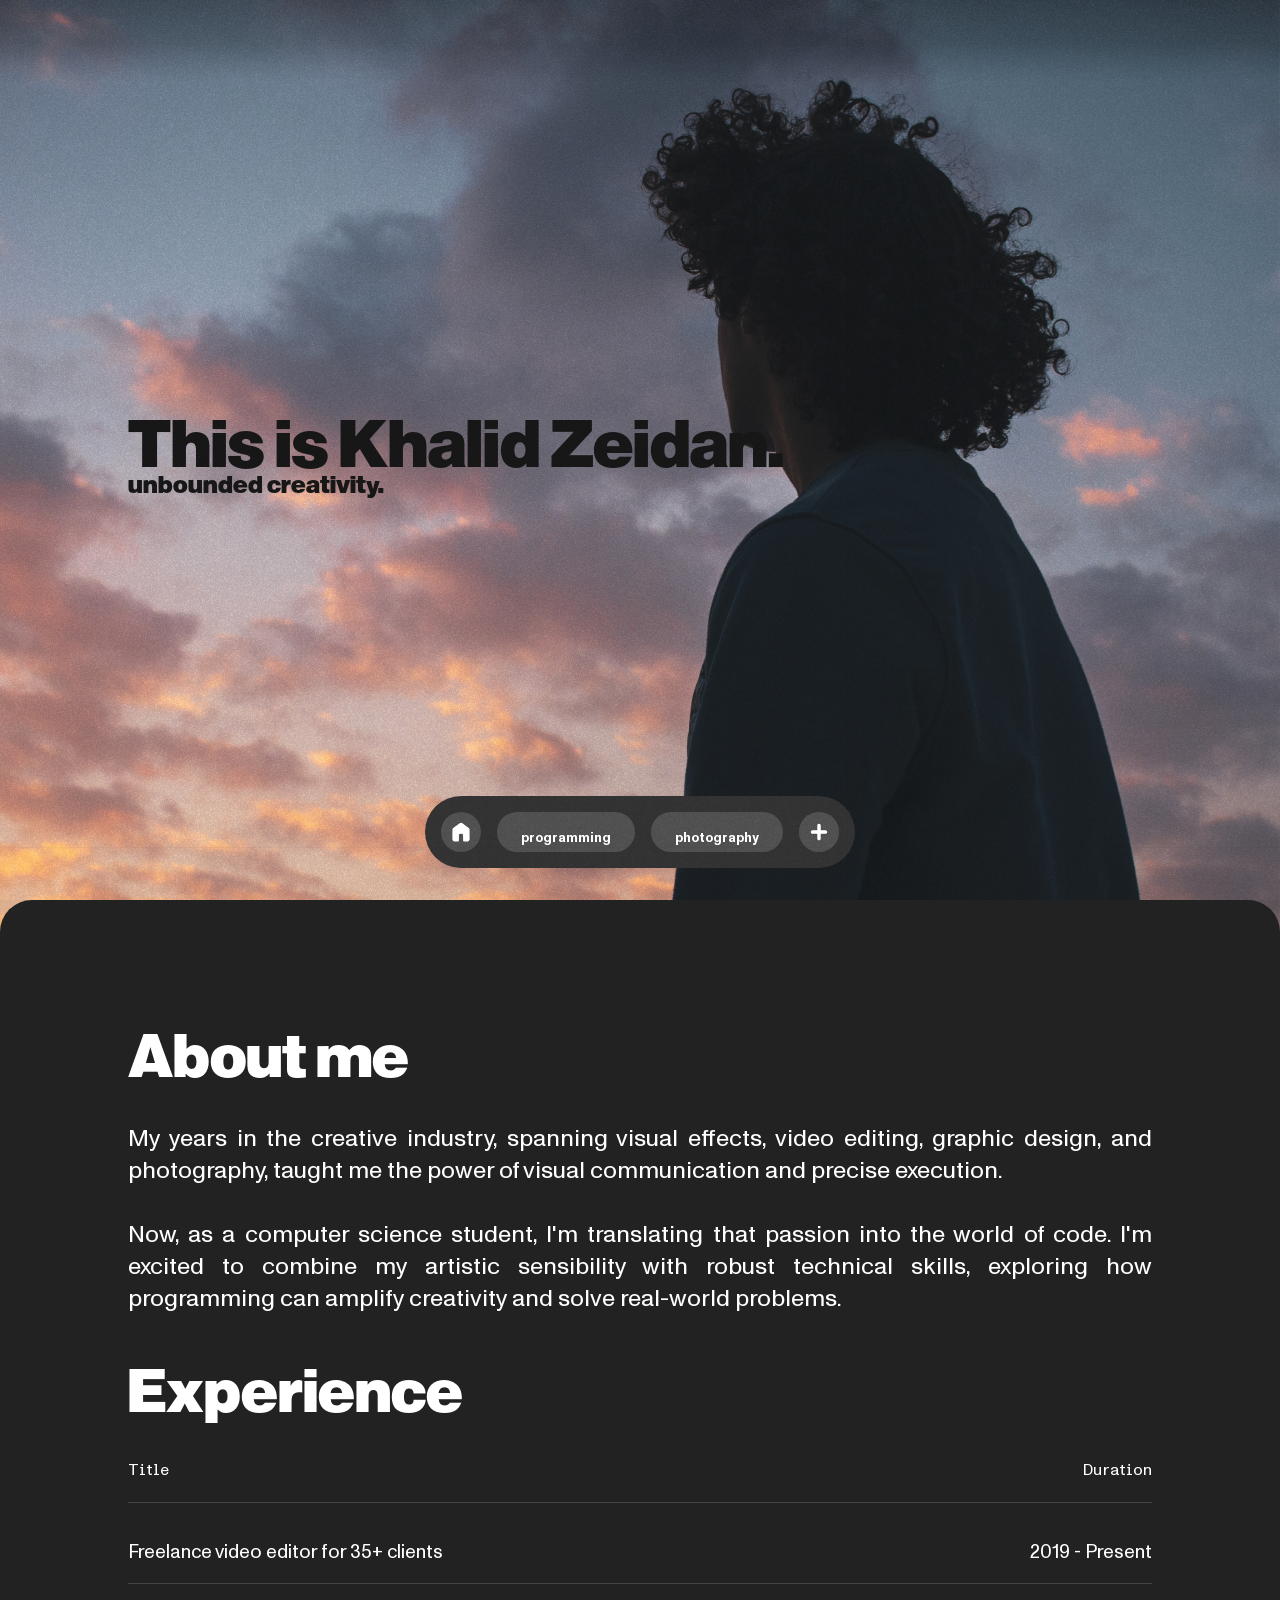
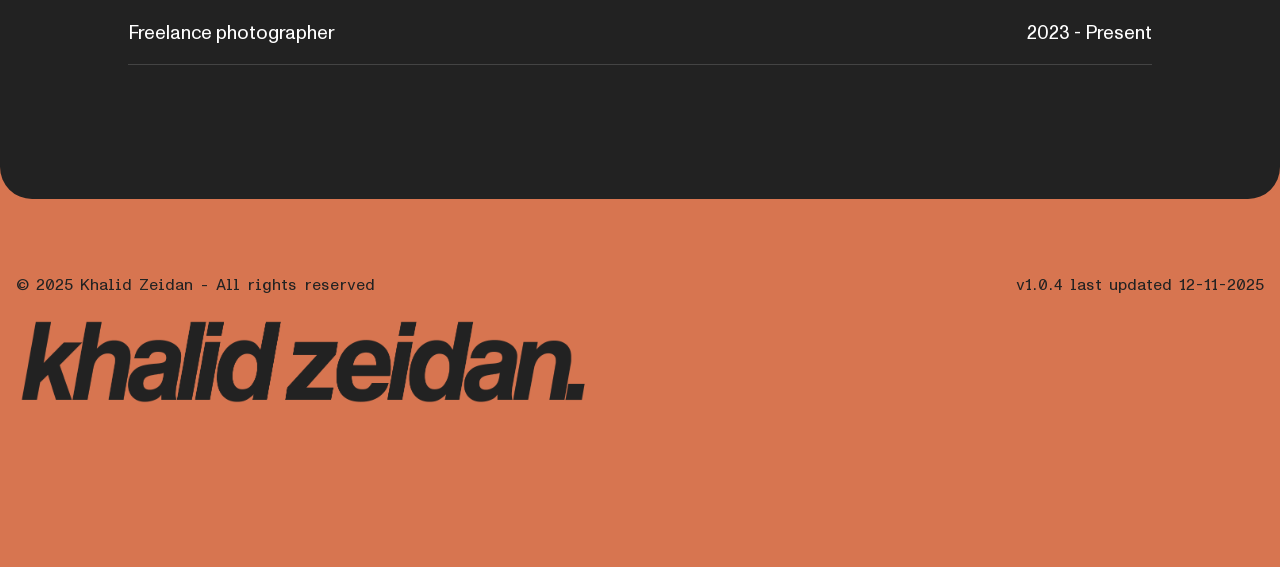
<file: index.html>
<!DOCTYPE html>
<html>
<head>
    <meta charset="UTF-8" />
    <meta name="viewport" content="width=device-width, initial-scale=1">
    <title>Khalid Zeidan</title>
    <link rel="icon" type="image/png" href="images/icon.png">
    <link rel="stylesheet" href="root.css">
    <link rel="stylesheet" href="fonts.css">
    <link rel="stylesheet" href="Home.css">
    <script src="main.js"></script>
</head>

<body>
<img src="images/noise-overlay.png" alt="noise overlay" class="Noise">

<div class="MainFront">
    <img src="images/gradient.png" alt="gradient" draggable="false" class="HeaderGradient">
    <img src="images/Home-Hero.jpg" alt="image of khalid zeidan" class="FrontBackGround">

    <div class="FrontTextBox">
        <h1 class="Front">This is Khalid Zeidan.</h1>
        <h2 class="Front">unbounded creativity.</h2>
    </div>

    <div id="navPlaceHolder"></div>
</div>

<main class="MainBody">
    <hgroup class="MainTextBox">
        <h1 class="">About me</h1>
        <h2 class="">My years in the creative industry, spanning visual effects, video editing, graphic design, and photography, taught me the power of visual communication and precise execution.<br><br> Now, as a computer science student, I'm translating that passion into the world of code. I'm excited to combine my artistic sensibility with robust technical skills, exploring how programming can amplify creativity and solve real-world problems.</h2>
    </hgroup>

    <div class="ExperienceContainer">
        <label for="Experience" class="MainTextBox"><h1 class="">Experience</h1></label>
        <ul>
            <div class="ExperienceGrid">
                <div><h2 class="GridInfo">Title</h2></div>
                <div class="ExperienceGrid Experience"><h2 class="GridInfo">Duration</h2></div>
            </div>

            <hr>
            <!--video editor-->
            <div class="ExperienceGrid">
                <div><h2 class="Experience">Freelance video editor for 35+ clients</h2></div>
                <div class="ExperienceGrid Experience"><h2 class="Experience">2019 - Present</h2></div>
            </div>

            <hr>
            <!--photographer-->
            <div class="ExperienceGrid">
                <div><h2 class="Experience">Freelance photographer</h2></div>
                <div class="ExperienceGrid Experience"><h2 class="Experience">2023 - Present</h2></div>
            </div>

            <hr>

        </ul>
    </div>
</main>

<div id="footerPlaceHolder"></div>

</body>
</html>
</file>
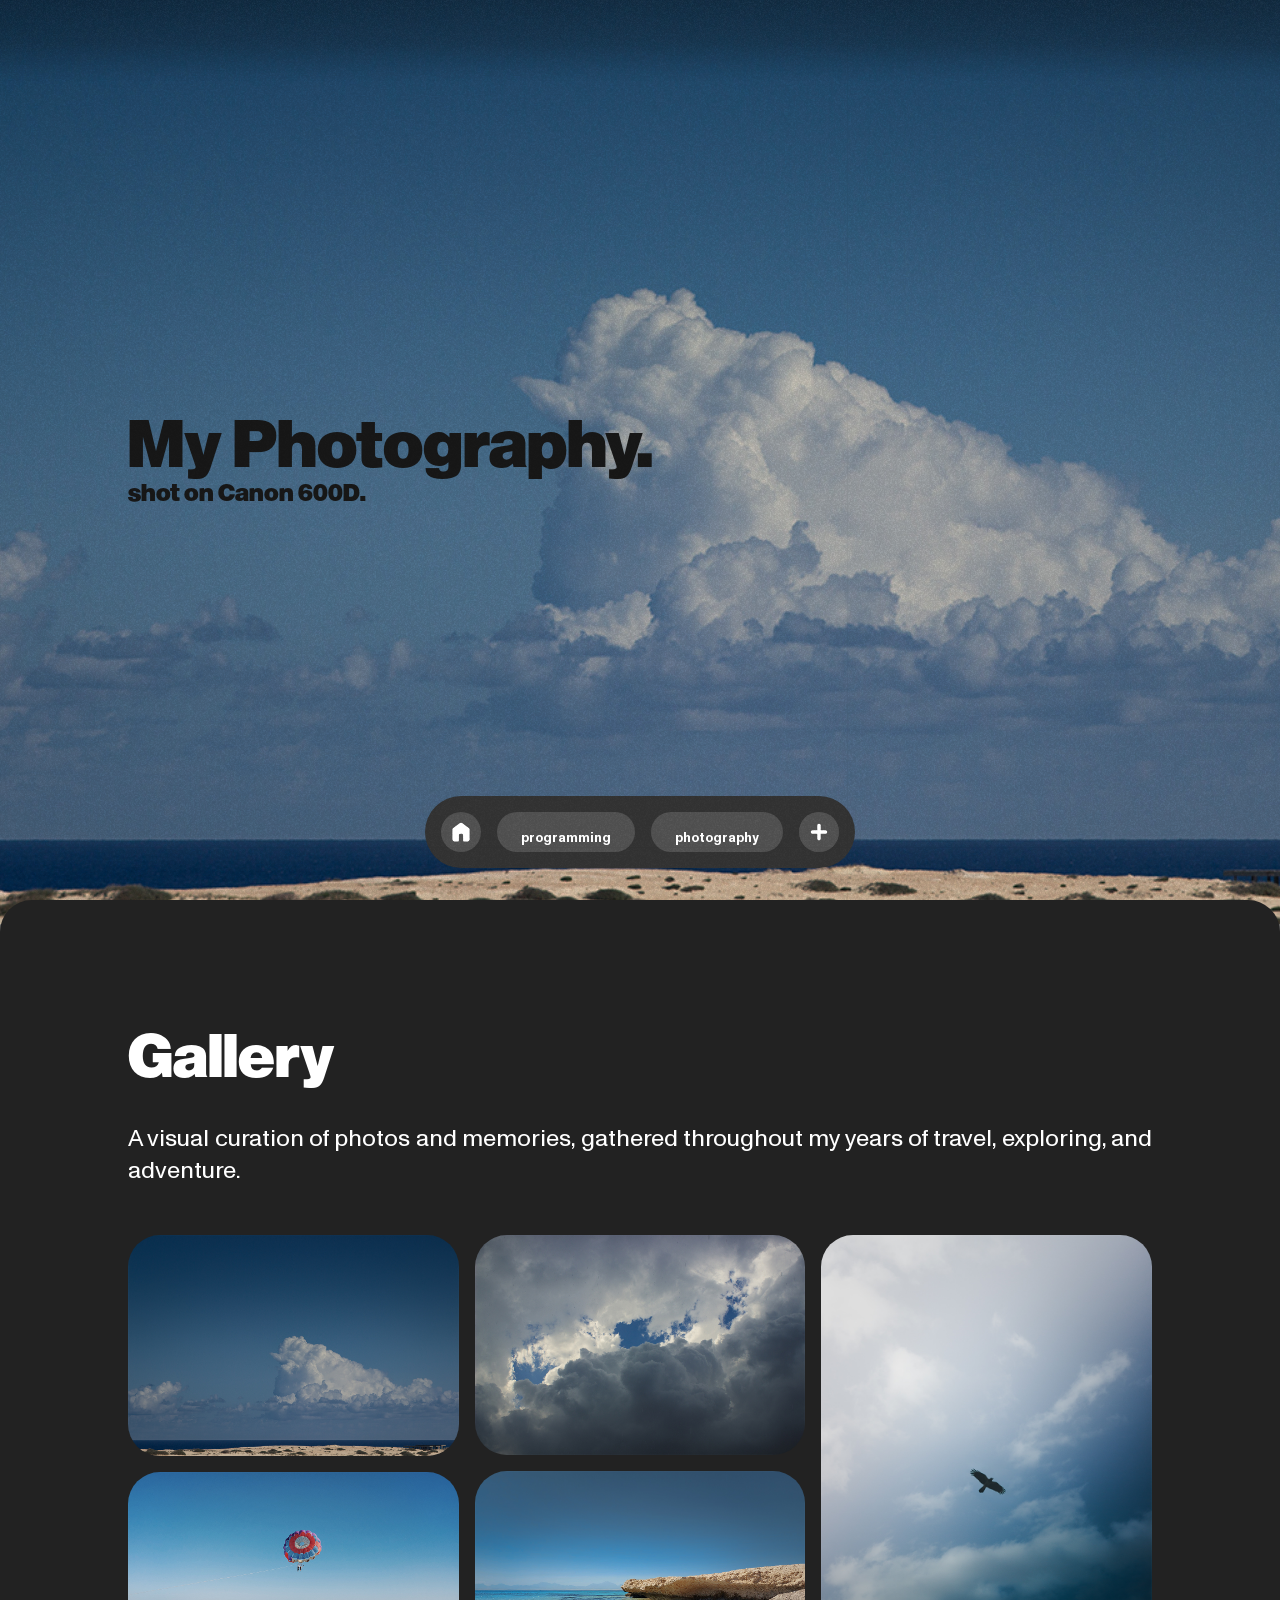
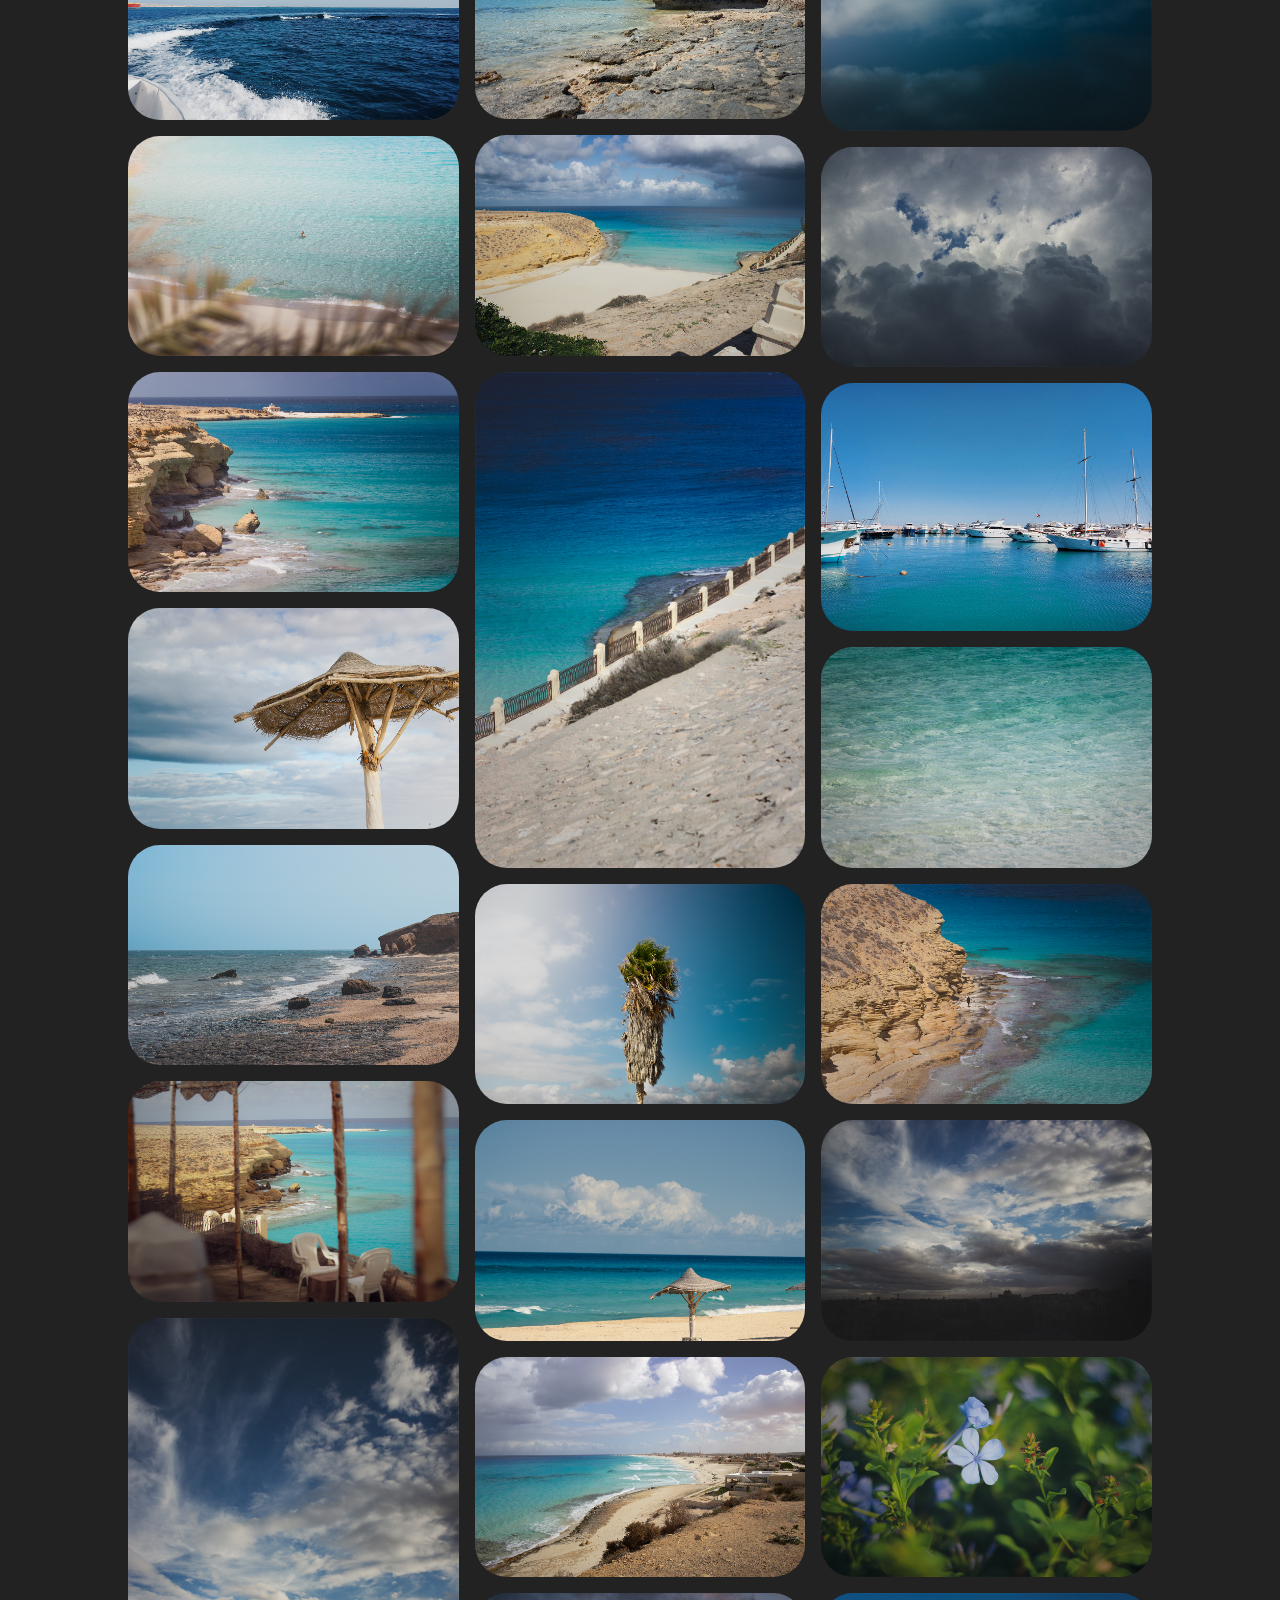
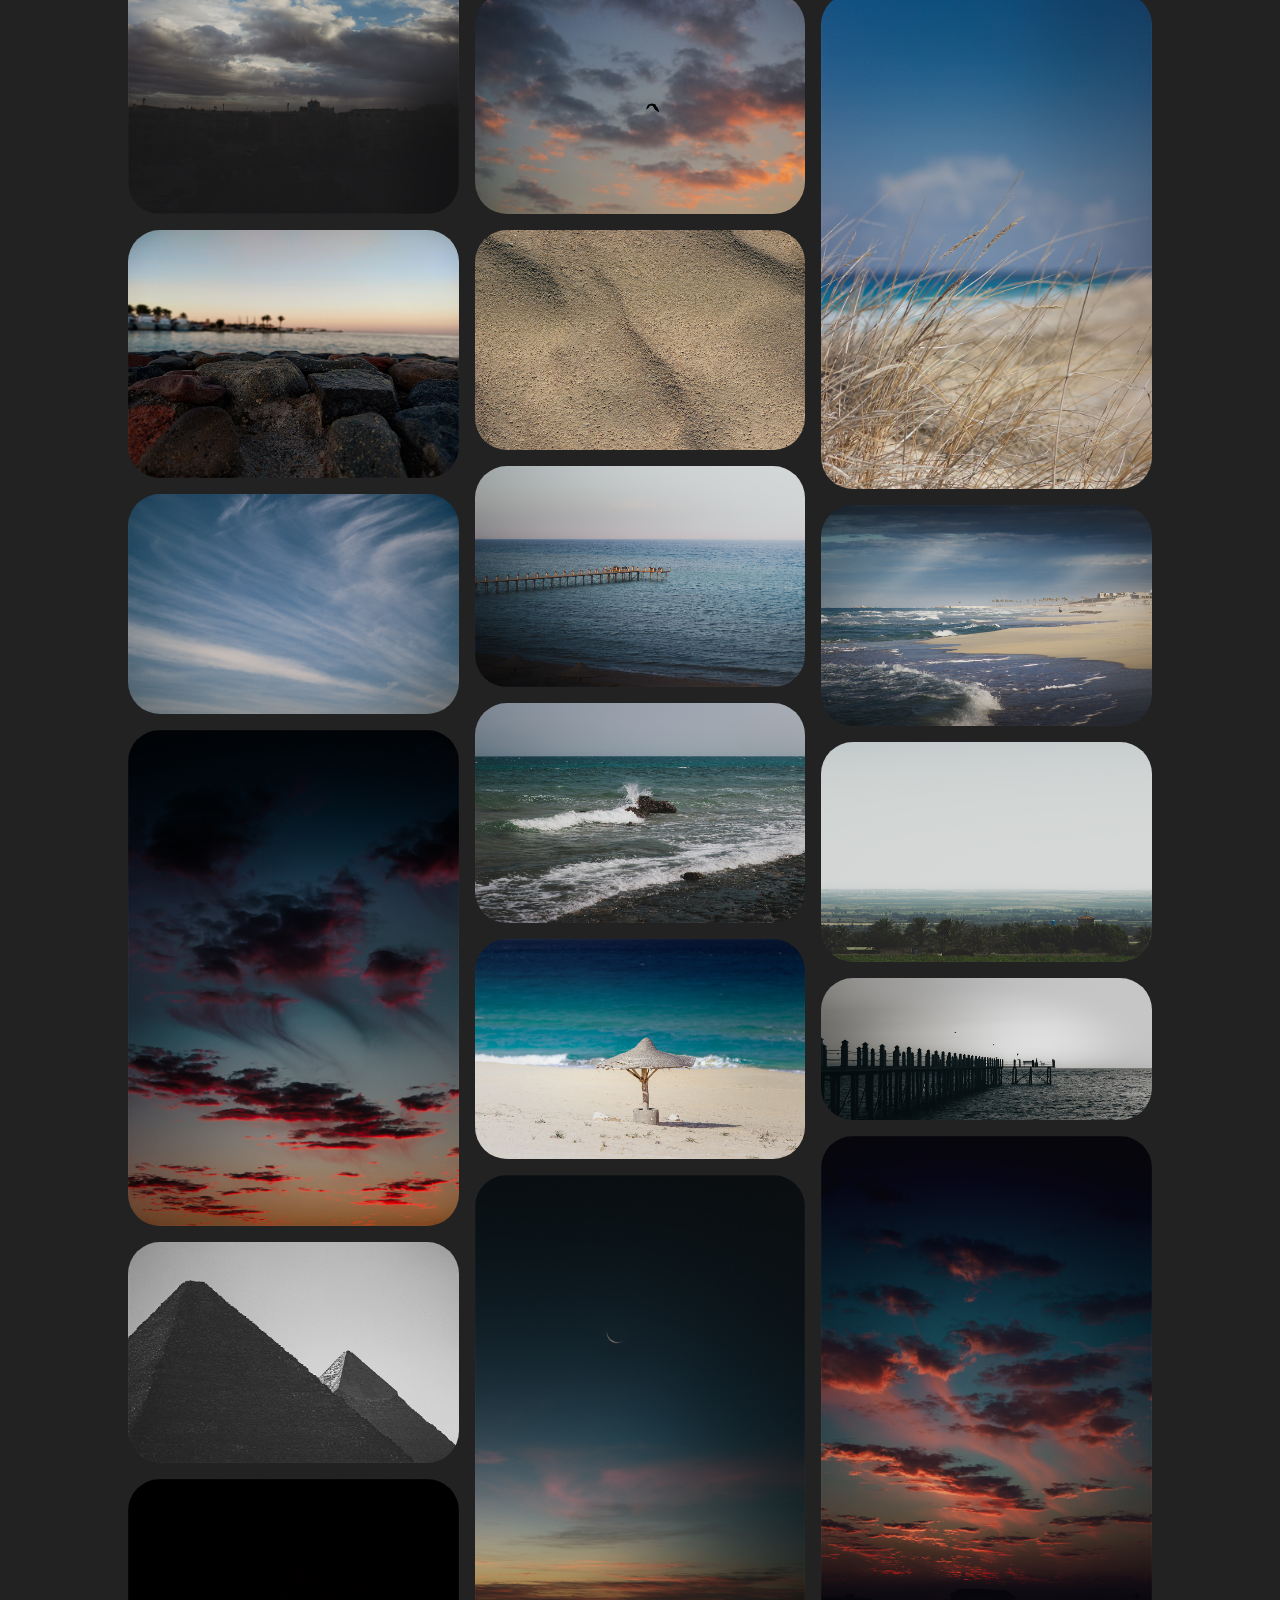
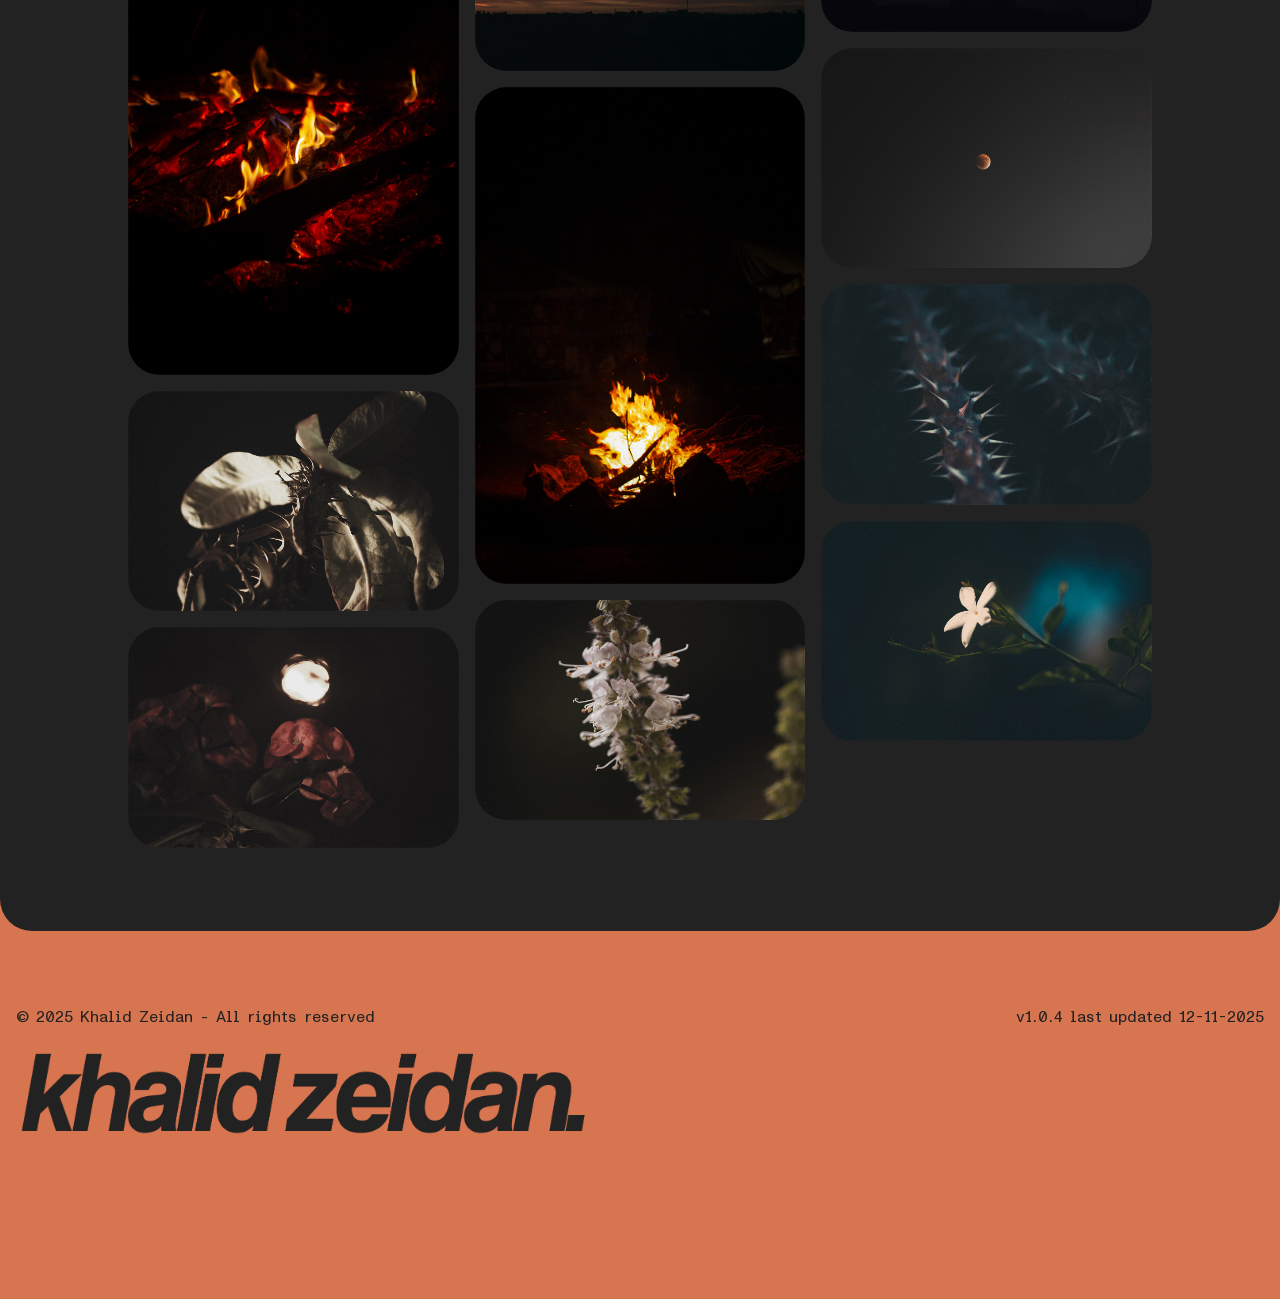
<file: photography.html>
<!DOCTYPE html>
<html>
<head>
    <meta charset="UTF-8" />
    <meta name="viewport" content="width=device-width, initial-scale=1">
    <title>Khalid Zeidan</title>
    <link rel="icon" type="image/png" href="images/icon.png">
    <link rel="stylesheet" href="root.css">
    <link rel="stylesheet" href="fonts.css">
    <link rel="stylesheet" href="photography-style.css">
    <script src="main.js"></script>
</head>

<body>
<img src="images/noise-overlay.png" alt="noise overlay" draggable="false" class="Noise">

<div class="MainFront">
    <img src="images/gradient.png" alt="gradient" draggable="false" class="HeaderGradient">
    <img src="images/Photography/(1).jpg" alt="image of clouds on the sea" class="FrontBackGround">

    <div class="FrontTextBox">
        <h1 class="Front">My Photography.</h1>
        <h2 class="Front">shot on Canon 600D.</h2>
    </div>

    <div id="navPlaceHolder"></div>
</div>

<main class="MainBody">
    <hgroup class="MainTextBox">
        <h1 class="MainBodyText">Gallery</h1>
        <h2 class="MainBodyText">A visual curation of photos and memories, gathered throughout my years of travel, exploring, and adventure.</h2>
    </hgroup>

    <section class="ProjectsCont">
        <div class="ProjectsGridCont">
        <div class="ProjectsGrid">
            <img src="images/Photography/(1).jpg" loading="lazy" alt="Clouds and sky (H)" class="ProjectCardCont">
            <img src="images/Photography/(5).jpg"  loading="lazy" alt="Paraglider over blue water (H)" class="ProjectCardCont">
            <img src="images/Photography/(8).jpg"  loading="lazy" alt="Beach view with sun (H)" class="ProjectCardCont">
            <img src="images/Photography/(12).jpg" loading="lazy" alt="Turquoise beach and rocks (H)" class="ProjectCardCont">
            <img src="images/Photography/(15).jpg" loading="lazy" alt="Beach umbrella (H)" class="ProjectCardCont">
            <img src="images/Photography/(27).jpg" loading="lazy" alt="Rocky shore and blue water (H)" class="ProjectCardCont">
            <img src="images/Photography/(13).jpg" loading="lazy" alt="Palm trees and beach (H)" class="ProjectCardCont">
            <img src="images/Photography/(29).jpg" loading="lazy" alt="Cloudy sky texture (V)" class="ProjectCardCont">
            <img src="images/Photography/(17).jpg" loading="lazy" alt="Sunset over beach rocks (H)" class="ProjectCardCont">
            <img src="images/Photography/(34).jpg" loading="lazy" alt="Swirls in blue clouds (H)" class="ProjectCardCont">
            <img src="images/Photography/(25).jpg" loading="lazy" alt="Dark water with red streaks (V)" class="ProjectCardCont">
            <img src="images/Photography/(35).jpg" loading="lazy" alt="Dark b&w pyramids of giza" class="ProjectCardCont">
            <img src="images/Photography/(31).jpg" loading="lazy" alt="Fire embers (V)" class="ProjectCardCont">
            <img src="images/Photography/(36).jpg" loading="lazy" alt="Sepia-toned close-up of nature (V)" class="ProjectCardCont">
            <img src="images/Photography/(37).jpg" loading="lazy" alt="Sepia-toned close-up of nature (V)" class="ProjectCardCont">
        </div>

        <div class="ProjectsGrid">
            <img src="images/Photography/(2).jpg"  loading="lazy" alt="Clouds and light (H)" class="ProjectCardCont">
            <img src="images/Photography/(6).jpg"  loading="lazy" alt="Blue water and rocks (H)" class="ProjectCardCont">
            <img src="images/Photography/(9).jpg"  loading="lazy" alt="Turquoise beach (H)" class="ProjectCardCont">
            <img src="images/Photography/(11).jpg" loading="lazy" alt="White staircase on coast (V)" class="ProjectCardCont">
            <img src="images/Photography/(14).jpg" loading="lazy" alt="Palm tree on beach (H)" class="ProjectCardCont">
            <img src="images/Photography/(16).jpg" loading="lazy" alt="Blue sky over white beach (H)" class="ProjectCardCont">
            <img src="images/Photography/(18).jpg" loading="lazy" alt="Beach with small waves (H)" class="ProjectCardCont">
            <img src="images/Photography/(44).jpg" loading="lazy" alt="Beach with small waves (H)" class="ProjectCardCont">
            <img src="images/Photography/(45).jpg" loading="lazy" alt="Beach with small waves (H)" class="ProjectCardCont">
            <img src="images/Photography/(20).jpg" loading="lazy" alt="Person standing by calm water (H)" class="ProjectCardCont">
            <img src="images/Photography/(26).jpg" loading="lazy" alt="Waves hitting rocky shore (H)" class="ProjectCardCont">
            <img src="images/Photography/(41).jpg" loading="lazy" alt="White sand and clear blue water (H)" class="ProjectCardCont">
            <img src="images/Photography/(22).jpg" loading="lazy" alt="Dark blue sunset/seascape (V)" class="ProjectCardCont">
            <img src="images/Photography/(30).jpg" loading="lazy" alt="Fire in the dark (V)" class="ProjectCardCont">
            <img src="images/Photography/(38).jpg" loading="lazy" alt="Dark texture/plant life (V)" class="ProjectCardCont">
        </div>    
 
        <div class="ProjectsGrid"> 
            <img src="images/Photography/(21).jpg" loading="lazy" alt="Diver/Bird over dark water (V)" class="ProjectCardCont">
            <img src="images/Photography/(3).jpg"  loading="lazy" alt="Dark clouds (H)" class="ProjectCardCont">
            <img src="images/Photography/(4).jpg"  loading="lazy" alt="Boats in clear blue water (H)" class="ProjectCardCont">
            <img src="images/Photography/(7).jpg"  loading="lazy" alt="Clear turquoise water close-up (H)" class="ProjectCardCont">
            <img src="images/Photography/(10).jpg" loading="lazy" alt="Cliffs and bright water (H)" class="ProjectCardCont">
            <img src="images/Photography/(28).jpg" loading="lazy" alt="Overcast sunset over clouds (H)" class="ProjectCardCont">
            <img src="images/Photography/(19).jpg" loading="lazy" alt="White flower on green (V)" class="ProjectCardCont">
            <img src="images/Photography/(43).jpg" loading="lazy" alt="Paraglider over blue water (H)" class="ProjectCardCont">
            <img src="images/Photography/(23).jpg" loading="lazy" alt="Sunset over water (H)" class="ProjectCardCont">
            <img src="images/Photography/(32).jpg" loading="lazy" alt="Hazy field landscape (H)" class="ProjectCardCont">
            <img src="images/Photography/(42).jpg" loading="lazy" alt="Hazy field landscape (H)" class="ProjectCardCont">
            <img src="images/Photography/(24).jpg" loading="lazy" alt="Dark ocean waves (V)" class="ProjectCardCont">
            <img src="images/Photography/(33).jpg" loading="lazy" alt="Dark scene with central light (H)" class="ProjectCardCont">
            <img src="images/Photography/(39).jpg" loading="lazy" alt="Dark macro water texture (V)" class="ProjectCardCont">
            <img src="images/Photography/(40).jpg" loading="lazy" alt="White flower in the dark (V)" class="ProjectCardCont">
        </div>
        </div>   
    </section>

</main>

<div id="footerPlaceHolder"></div>

</body>
</html>
</file>
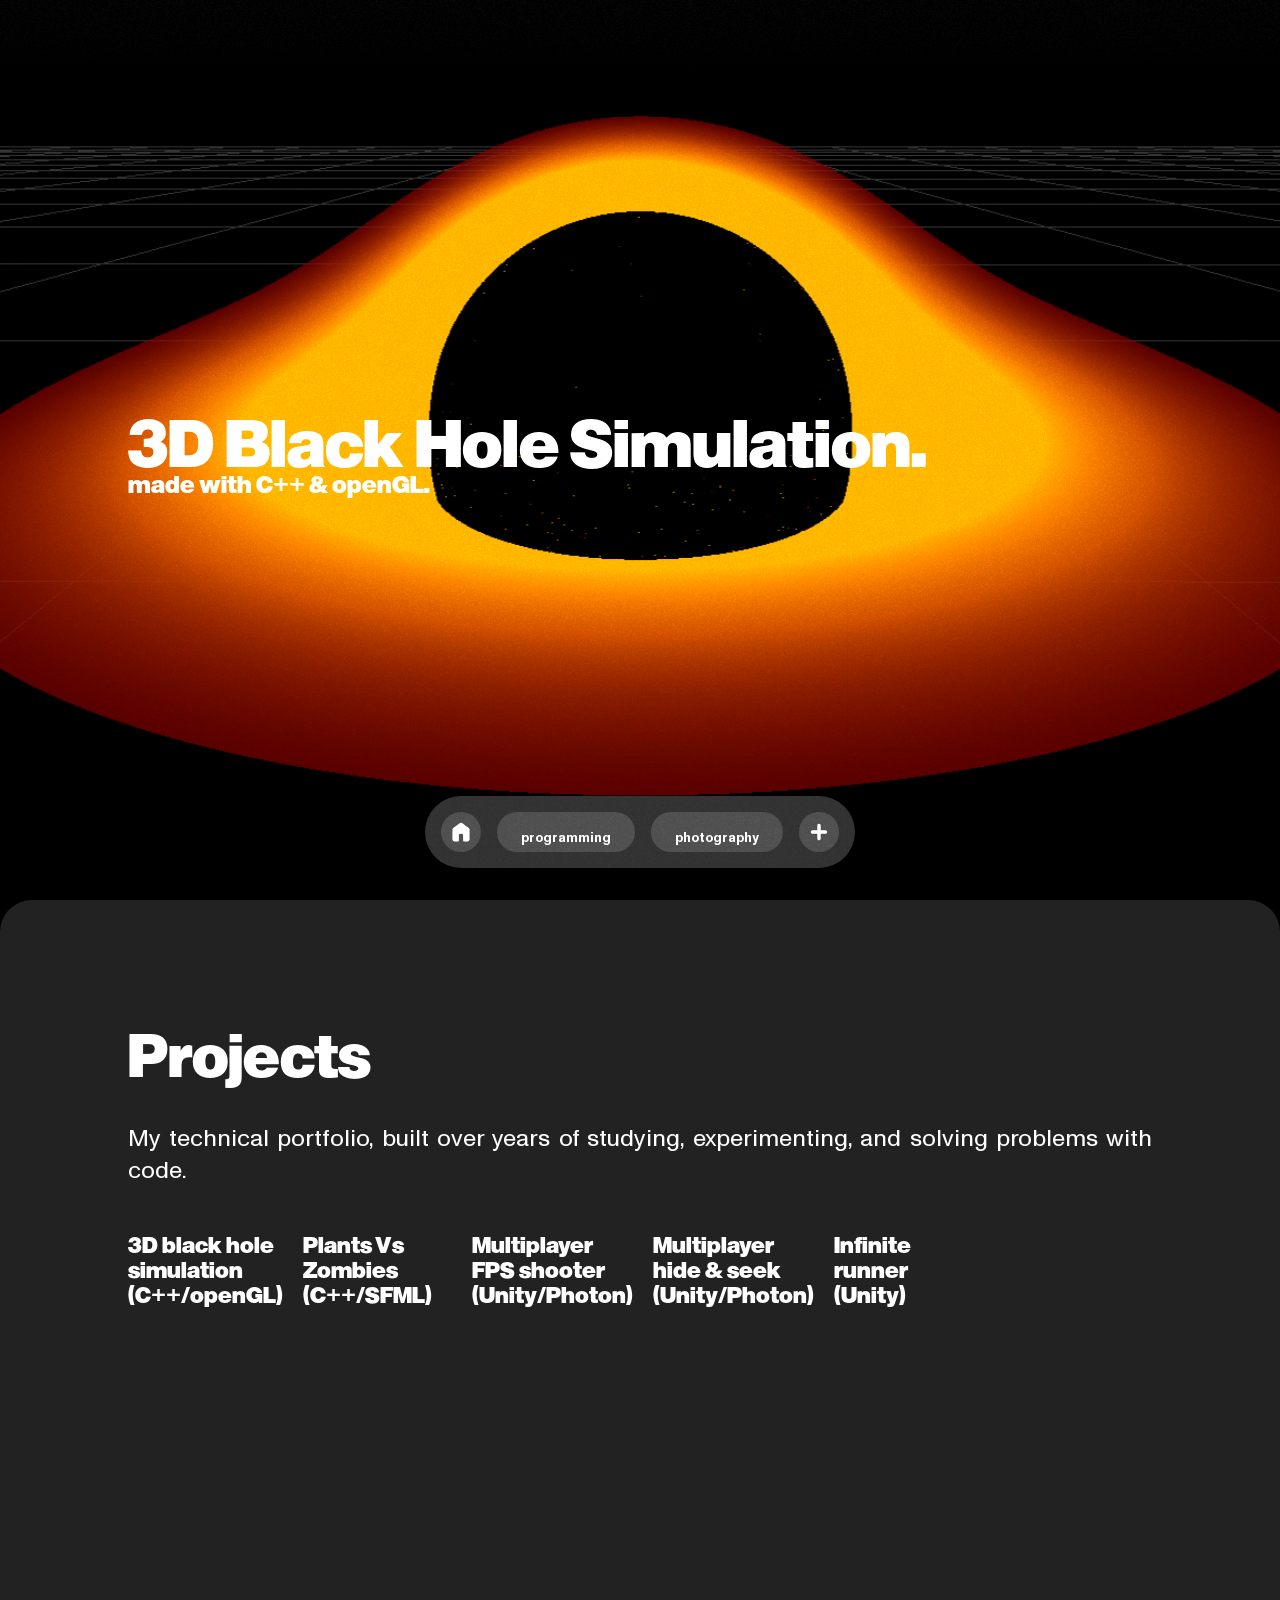
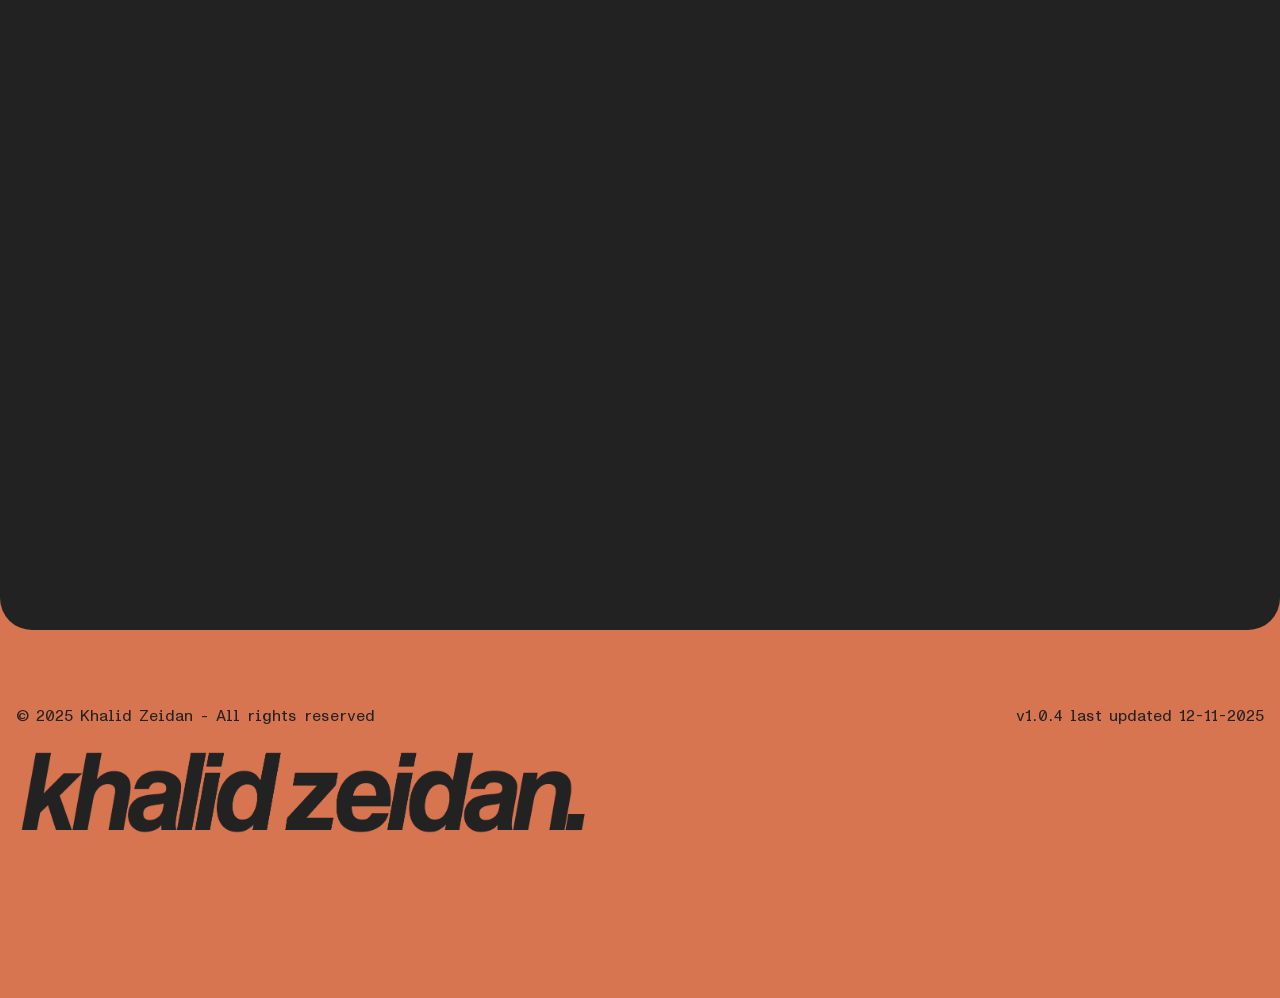
<file: programming-projects.html>
<!DOCTYPE html>
<html>
<head>
    <meta charset="UTF-8" />
    <title>Khalid Zeidan</title>
    <link rel="icon" type="image/png" href="images/icon.png">
    <link rel="stylesheet" href="root.css">
    <link rel="stylesheet" href="fonts.css">
    <link rel="stylesheet" href="programming-style.css">
    <script src="main.js"></script>
</head>

<body>
<img src="images/noise-overlay.png" alt="noise overlay" draggable="false" class="Noise">

<div class="MainFront">
    <img src="images/gradient.png" alt="gradient" draggable="false" class="HeaderGradient">
    <img src="images/Programming/Black-Hole-Hero.jpg" alt="image of khalid zeidan" class="FrontBackGround">

    <div class="FrontTextBox">
        <h1 class="Front">3D Black Hole Simulation.</h1>
        <h2 class="Front">made with C++ & openGL.</h2>
    </div>

    <div id="navPlaceHolder"></div>
</div>

<main class="MainBody">
    <hgroup class="MainTextBox">
        <h1 class="MainBodyText">Projects</h1>
        <h2 class="MainBodyText">My technical portfolio, built over years of studying, experimenting, and solving problems with code.</h2>
    </hgroup>
    
    <section class="ProjectsCont">
        <div class="ProjectsGrid">
            <div class="ProjectCardCont div1" onclick="window.location.href='https://github.com/khalid-zeidan/Black-Hole-Simulation.git';"><h2 class="ProjectCardText">3D black hole simulation (C++/openGL)</h2></div>
            <div class="ProjectCardCont div2" onclick="window.location.href='https://github.com/ahmedmhfathy/plants-vs-zombies.git';"><h2 class="ProjectCardText">Plants Vs Zombies (C++/SFML)</h2></div>
            <div class="ProjectCardCont div3"><h2 class="ProjectCardText">Multiplayer FPS shooter (Unity/Photon)</h2></div>
            <div class="ProjectCardCont div4"><h2 class="ProjectCardText">Multiplayer hide & seek (Unity/Photon)</h2></div>
            <div class="ProjectCardCont div5"><h2 class="ProjectCardText">Infinite runner (Unity)</h2></div>
        </div>
    </section>

</main>

<div id="footerPlaceHolder"></div>

</body>
</html>
</file>
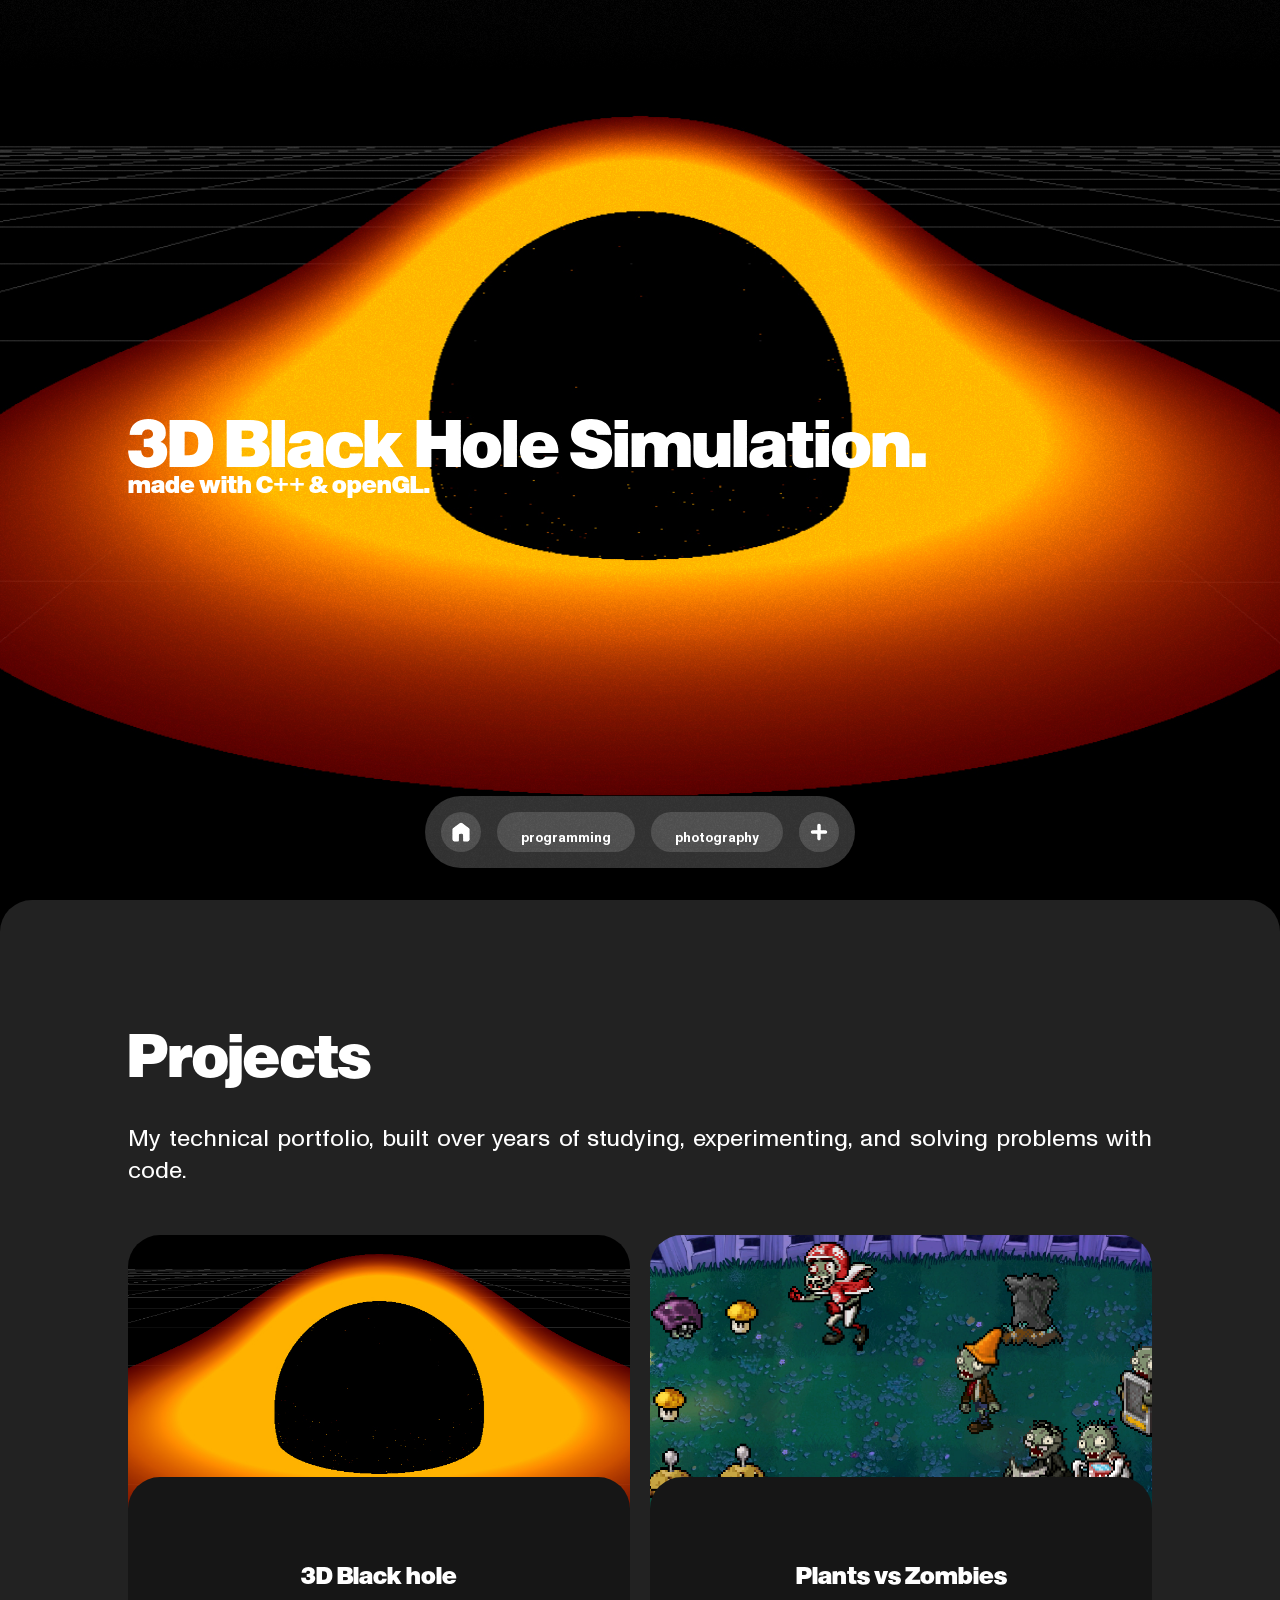
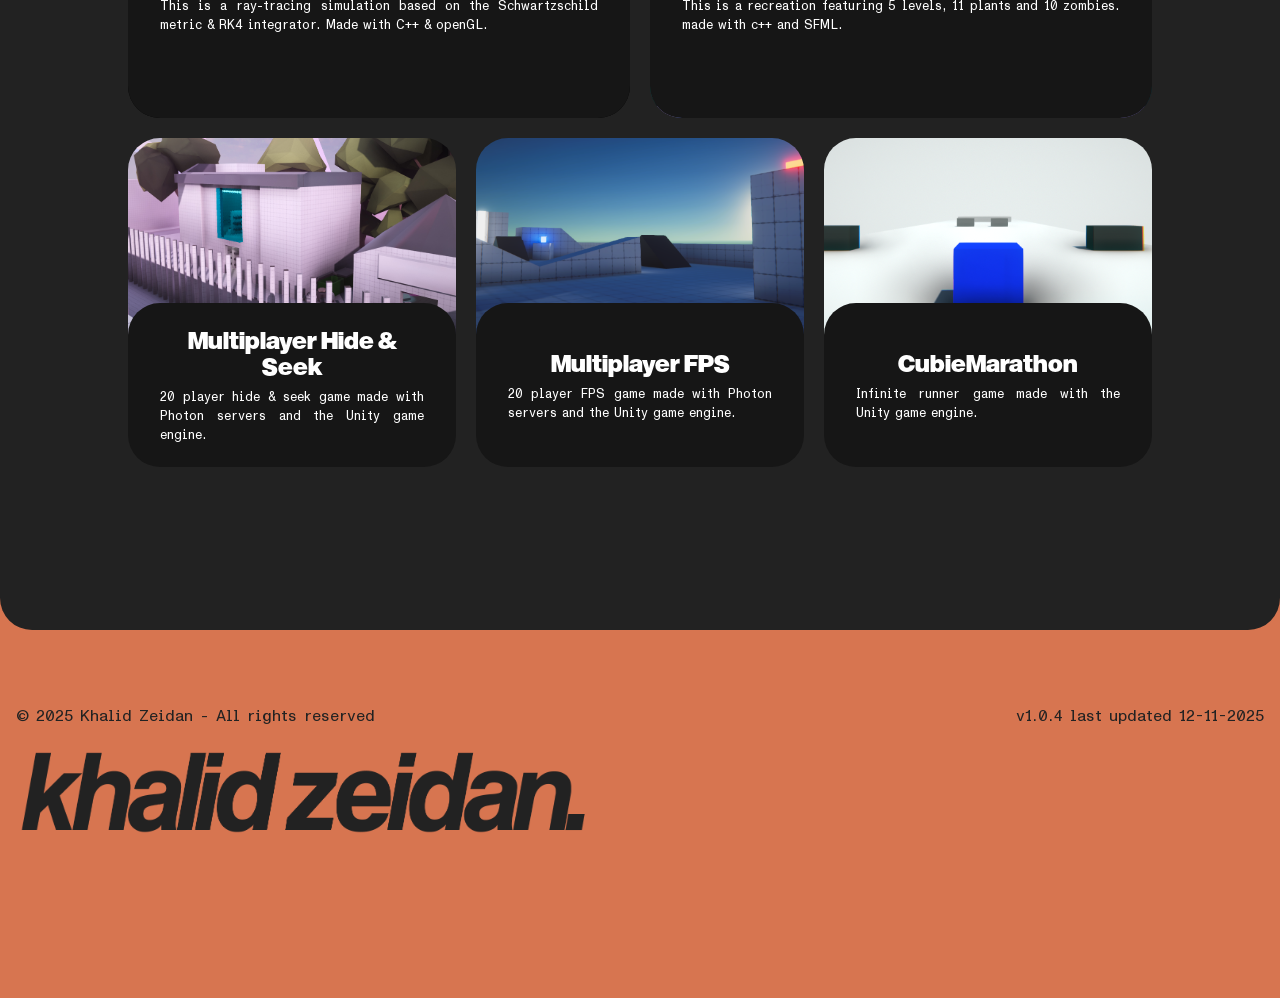
<file: programming.html>
<!DOCTYPE html>
<html>
<head>
    <meta charset="UTF-8" />
    <meta name="viewport" content="width=device-width, initial-scale=1">
    <title>Khalid Zeidan</title>
    <link rel="icon" type="image/png" href="images/icon.png">
    <link rel="stylesheet" href="root.css">
    <link rel="stylesheet" href="fonts.css">
    <link rel="stylesheet" href="programming-style.css">
    <script src="main.js"></script>
</head>

<body>
<img src="images/noise-overlay.png" alt="noise overlay" draggable="false" class="Noise">

<section class="MainFront">
    <img src="images/gradient.png" alt="gradient" draggable="false" class="HeaderGradient">
    <img src="images/Programming/Black-Hole-Hero.jpg" alt="image of khalid zeidan" class="FrontBackGround">

    <hgroup class="FrontTextBox">
        <h1 class="Front">3D Black Hole Simulation.</h1>
        <h2 class="Front">made with C++ & openGL.</h2>
    </hgroup>

    <div id="navPlaceHolder"></div>
</section>

<main class="MainBody">
    <hgroup class="MainTextBox">
        <h1 class="MainBodyText">Projects</h1>
        <h2 class="MainBodyText">My technical portfolio, built over years of studying, experimenting, and solving problems with code.</h2>
    </hgroup>
    
    <section class="ProjectsGrid">    
        <!-- 3D blackhole -->
        <a href="https://github.com/khalid-zeidan/Black-Hole-Simulation" target="_blank" class="ProjectLinkWrapper div1">
            <div class="ProjectContent">
                <h2 class="MainBodyText">3D Black hole</h2>
                <p class="MainBodyText">This is a ray-tracing simulation based on the Schwartzschild metric & RK4 integrator. Made with C++ & openGL.</p>
            </div>
        </a>

        <!-- plants vs zombies -->
        <a href="https://github.com/ahmedmhfathy/plants-vs-zombies" target="_blank" class="ProjectLinkWrapper div2">
            <div class="ProjectContent">
                <h2 class="MainBodyText">Plants vs Zombies</h2>
                <p class="MainBodyText">This is a recreation featuring 5 levels, 11 plants and 10 zombies. made with c++ and SFML.</p>
            </div>
        </a>
        
        <!-- MultiplayerFPS -->
        <a class="ProjectLinkWrapper div3">
            <div class="ProjectContent">
                <h2 class="MainBodyText">Multiplayer FPS</h2>
                <p class="MainBodyText">20 player FPS game made with Photon servers and the Unity game engine.</p>
            </div>
        </a>
        
        <!-- Multiplayer hide and seek -->
        <a class="ProjectLinkWrapper div4">
            <div class="ProjectContent">
                <h2 class="MainBodyText">Multiplayer Hide & Seek</h2>
                <p class="MainBodyText">20 player hide & seek game made with Photon servers and the Unity game engine.</p>
            </div>
        </a>
        
        <!-- cubiemarathon -->
        <a class="ProjectLinkWrapper div5">
            <div class="ProjectContent">
                <h2 class="MainBodyText">CubieMarathon</h2>
                <p class="MainBodyText">Infinite runner game made with the Unity game engine.</p>
            </div>
        </a>
    </section>
</main>

<div id="footerPlaceHolder"></div>

</body>
</html>
</file>
<file: root.css>
/* --- Root Variables --- */
:root {
    --font-primary: "Europa Grotesk", sans-serif;
    --font-secondary: "Monument Grotesk", sans-serif;
    --font-mono: "Monument Grotesk Mono", monospace;

    --color-text-dark: #161616;
    --color-text-light: #ffffff;
    --color-bg-light-gray: #767676;
    --color-bg-dark-gray: #222222;
    --color-bg-button: #4e4e4e;
    --color-bg-button-hover: #2f2f2f;
    --color-bg-footer: #d77550;
    --color-bg-nav: #313131;
}

/* --- Base & Typography --- */
body {
    background-color: var(--color-bg-light-gray);
    margin: 0;
    max-width: 100%;
    font-family: var(--font-primary);
    font-style: italic;
    font-weight: 200;
    color: var(--color-text-dark);
}

h1, h2, h3, h4, p {
    margin: 0;
    font-style: italic;
    font-weight: 200;
}

ul {
    padding-left: 0;
    list-style: none;
}

button {
    border: none;
    text-decoration: none;
    text-align: center;
    display: inline-block;
    transition: background-color 0.4s;
    cursor: pointer;
    background-color: var(--color-bg-button);
    border-radius: 2rem;
    overflow: hidden;
    padding: 0;
}

button:hover {
    background-color: var(--color-bg-button-hover);
}

hr{
    border: 0;
    border-top: 1px solid #444;
    margin: 1.5rem 0;
}

/* --- Noise Overlay --- */
.Noise {
    position: fixed;
    inset: 0;
    mix-blend-mode: color-dodge;
    opacity: 0.65;
    height: 100%;
    width: auto;
    animation: shake 0.5s steps(3) infinite;
    pointer-events: none;
    z-index: 1000;
}

@keyframes shake {
    0% { transform: translate(200px, 200px) scale(1.7); }
    50% { transform: translate(-100px, 200px) scale(1.7); }
    100% { transform: translate(100px, -200px) scale(1.7); }
}

/* --- Hero Section --- */
.MainFront {
    min-height: 100vh;
    display: flex;
    align-items: center;
    position: relative;
    overflow: hidden;
}

.FrontTextBox {
    position: fixed; /* Makes the element fixed relative to the viewport */
    top: 50%; /* Position it 50% down from the top of the viewport */
    transform: translateY(-50%); /* Shift it up by half its own height to truly center it vertically */
    
    /* Original styles */
    margin-left: 10%;
    width: 80%;
    
    /* Ensure it stays above the gradient/background if they have lower z-index */
    z-index: -10; 
}

.FrontBackGround {
    position: fixed;
    inset: 0;
    width: 100%;
    height: 130vh;
    object-fit: cover;
    z-index: -100;
}

.FrontTextBox .Front {
    font-style: italic;
    font-weight: 200;
    font-size: 5.5vw;
    margin-bottom: -1vw;
}

.FrontTextBox h2.Front {
    font-size: 2vw;
}

/* --- Header --- */
.HeaderGrid {
    position: fixed;
    top: 2em;
    left: 2em;
    right: 2em;
    display: flex;
    gap: 1em;
    z-index: 999;
}

.Header.Email {
    margin-left: auto;
}

.HeaderText {
    font-family: var(--font-secondary);
    font-weight: bold;
    font-style: normal;
    color: var(--color-text-light);
    font-size: small;
    margin: 0;
    padding: 0 1.5rem;
    line-height: 2.5rem;
}

.HeaderGradient {
    position: fixed;
    top: -7%;
    width: 100%;
    opacity: 0.45;
    pointer-events: none;

    transform-origin: top; 
    transform: scale(1, 0.2);
    -webkit-user-drag: none;
    z-index: 999;
}

/* --- Navigation --- */
.NavBarContainer {
    position: fixed;
    bottom: 2rem;
    left: 50%;
    transform: translateX(-50%);
    z-index: 999;
}

.NavGrid {
    display: flex;
    gap: 1em;
    background-color: var(--color-bg-nav);
    padding: 1rem;
    border-radius: 5rem;
}

.NavText {
    font-family: var(--font-secondary);
    font-weight: bold;
    font-style: normal;
    color: var(--color-text-light);
    font-size: small;
    margin: 0;
    padding: 0 1.5rem;
    line-height: 2.5rem;
}

.NavIconCont{
    display: flex;
}

.NavHome{
    transition: background-color 0.4s;
    cursor: pointer;
    background-color: var(--color-bg-button);
    border-radius: 2em;
    padding: 0.5rem;
}

.NavHome:hover{
    background-color: var(--color-bg-button-hover);
}

.NavMore{
    transition: 0.75s;
    cursor: pointer;
    background-color: var(--color-bg-button);
    border-radius: 2em;
    padding: 0.5rem;
}

.NavMore:hover{
    background-color: var(--color-bg-button-hover);
}

.NavMore.rotated{
    transform: rotate(45deg);
    background-color: var(--color-bg-light-gray);
}

.NavMore.rotated:hover{
    background-color: var(--color-bg-button);
}

#MenuLinks{
    margin-left: -1em;
    display: flex;
    gap: 1em;
    max-width: 0;
    opacity: 0;
    overflow: hidden;

    transition: 0.3s ease-out;
}

#MenuLinks.openMenu {
    transition: 0.3s ease-in;
    
    margin-left: 0em;
    max-width: 500px; 
    opacity: 1;
}

/* --- Main Content Body --- */
.MainBody {
    background-color: var(--color-bg-dark-gray);
    color: var(--color-text-light);
    border-radius: 2rem;
    padding: 10% 10% 6.5%;
    position: relative;
    z-index: 1;
}

.MainBodyText {
    color: var(--color-text-light);
}

.MainTextBox {
    color: var(--color-text-light);
    margin-bottom: 3.75rem;
}

.MainTextBox h1 {
    font-size: 4rem;
    margin-bottom: 1rem;
}

.MainTextBox h2 {
    font-family: var(--font-secondary);
    font-size: 1.5rem;
    font-weight: normal;
    font-style: normal;
    line-height: 2rem;
    text-align: justify;
}

/* --- Footer --- */
.Footer {
    position: relative;
    background-color: var(--color-bg-footer);
    margin-top: -2em;
    width: 100%;
    height: 25rem;
    z-index: -10;
    overflow: hidden;
}

.FooterGrid{
    display: flex;
    align-items: center;
    justify-content: space-between;

    margin-left: 1rem;
    margin-right: 1rem;
}

p.Footer {
    margin-top: 5.5em;
    
    width: auto;
    height: auto;
    font-family: var(--font-mono);
    font-weight: normal;
    font-style: normal;
    color: var(--color-bg-dark-gray);
}

.footerIMG {
    user-select: none;
    width: 45%;
    margin-top: 1em;
    margin-left: 1em;
}


@media screen and (max-width: 768px) {
    .NavIconCont.more{
        display: none;
    }
    #MenuLinks.openMenu{
        display: none;
    }

    .FrontTextBox .Front {
        font-size: 12vw;
        margin-bottom: -1vw;
    }
    .FrontTextBox h2.Front {
        font-size: 5vw;
    }
    
    .MainTextBox{
        line-height: 2rem;
    }

    .MainTextBox h1 {
        font-size: 4rem;
    }

    .MainTextBox h2 {
        font-size: 1.25rem;
    }

    .MainBody{
        padding-top: 6rem;
        padding-left: 1rem;
        padding-right: 1rem;
    }

    .footerIMG {
        display: block;
        margin-left: auto;
        margin-right: auto;
        width: 85vw;
    }

    .Footer {
        margin-top: -2.5rem;
        font-size: 2.25vw;
        height: 65vw;
    }
}
</file>
<file: fonts.css>
<<<<<<< HEAD
/*
  This file contains all the @font-face declarations for the website.
  It should be loaded before the main style.css file.
*/

@font-face {
  font-family: "Europa Grotesk";
  src: url(fonts/Europa-Grotesk-Medium-Italic.otf) format("opentype");
  font-style: italic;
  font-weight: 200;
}

@font-face {
  font-family: "Europa Grotesk";
  src: url(fonts/Europa-Grotesk-Bold.otf) format("opentype");
  font-style: oblique;
  font-weight: 300;
}

@font-face {
  font-family: 'Monument Grotesk';
  src: url('fonts/MonumentGrotesk/MonumentGrotesk-Regular.eot');
  src: local('Monument Grotesk Regular'), local('MonumentGrotesk-Regular'),
    url('fonts/MonumentGrotesk/MonumentGrotesk-Regular.eot?#iefix') format('embedded-opentype'),
    url('fonts/MonumentGrotesk/MonumentGrotesk-Regular.woff2') format('woff2'),
    url('fonts/MonumentGrotesk/MonumentGrotesk-Regular.woff') format('woff'),
    url('fonts/MonumentGrotesk/MonumentGrotesk-Regular.ttf') format('truetype');
  font-weight: normal;
  font-style: normal;
}

@font-face {
  font-family: 'Monument Grotesk';
  src: url('fonts/MonumentGrotesk/MonumentGrotesk-Italic.eot');
  src: local('Monument Grotesk Italic'), local('MonumentGrotesk-Italic'),
    url('fonts/MonumentGrotesk/MonumentGrotesk-Italic.eot?#iefix') format('embedded-opentype'),
    url('fonts/MonumentGrotesk/fonts/MonumentGrotesk/MonumentGrotesk-Italic.woff2') format('woff2'),
    url('fonts/MonumentGrotesk/MonumentGrotesk-Italic.woff') format('woff'),
    url('fonts/MonumentGrotesk/MonumentGrotesk-Italic.ttf') format('truetype');
  font-weight: normal;
  font-style: italic;
}

@font-face {
  font-family: 'Monument Grotesk';
  src: url('fonts/MonumentGrotesk/MonumentGrotesk-Medium.eot');
  src: local('Monument Grotesk Medium'), local('MonumentGrotesk-Medium'),
    url('fonts/MonumentGrotesk/MonumentGrotesk-Medium.eot?#iefix') format('embedded-opentype'),
    url('fonts/MonumentGrotesk/MonumentGrotesk-Medium.woff2') format('woff2'),
    url('fonts/MonumentGrotesk/MonumentGrotesk-Medium.woff') format('woff'),
    url('fonts/MonumentGrotesk/MonumentGrotesk-Medium.ttf') format('truetype');
  font-weight: 500;
  font-style: normal;
}

@font-face {
  font-family: 'Monument Grotesk';
  src: url('fonts/MonumentGrotesk/MonumentGrotesk-MediumItalic.eot');
  src: local('Monument Grotesk Medium Italic'), local('MonumentGrotesk-MediumItalic'),
    url('fonts/MonumentGrotesk/MonumentGrotesk-MediumItalic.eot?#iefix') format('embedded-opentype'),
    url('fonts/MonumentGrotesk/MonumentGrotesk-MediumItalic.woff2') format('woff2'),
    url('fonts/MonumentGrotesk/MonumentGrotesk-MediumItalic.woff') format('woff'),
    url('fonts/MonumentGrotesk/MonumentGrotesk-MediumItalic.ttf') format('truetype');
  font-weight: 500;
  font-style: italic;
}

@font-face {
  font-family: 'Monument Grotesk';
  src: url('fonts/MonumentGrotesk/MonumentGrotesk-Bold.eot');
  src: local('Monument Grotesk Bold'), local('MonumentGrotesk-Bold'),
    url('fonts/MonumentGrotesk/MonumentGrotesk-Bold.eot?#iefix') format('embedded-opentype'),
    url('fonts/MonumentGrotesk/MonumentGrotesk-Bold.woff2') format('woff2'),
    url('fonts/MonumentGrotesk/MonumentGrotesk-Bold.woff') format('woff'),
    url('fonts/MonumentGrotesk/MonumentGrotesk-Bold.ttf') format('truetype');
  font-weight: bold;
  font-style: normal;
}

@font-face {
  font-family: 'Monument Grotesk';
  src: url('fonts/MonumentGrotesk/MonumentGrotesk-BoldItalic.eot');
  src: local('Monument Grotesk Bold Italic'), local('MonumentGrotesk-BoldItalic'),
    url('fonts/MonumentGrotesk/MonumentGrotesk-BoldItalic.eot?#iefix') format('embedded-opentype'),
    url('fonts/MonumentGrotesk/MonumentGrotesk-BoldItalic.woff2') format('woff2'),
    url('fonts/MonumentGrotesk/MonumentGrotesk-BoldItalic.woff') format('woff'),
    url('fonts/MonumentGrotesk/MonumentGrotesk-BoldItalic.ttf') format('truetype');
  font-weight: bold;
  font-style: italic;
}

@font-face {
  font-family: 'Monument Grotesk Mono';
  src: url('fonts/MonumentGrotesk/MonumentGrotesk-Mono.eot');
  src: local('Monument Grotesk Mono'), local('MonumentGrotesk-Mono'),
    url('fonts/MonumentGrotesk/MonumentGrotesk-Mono.eot?#iefix') format('embedded-opentype'),
    url('fonts/MonumentGrotesk/MonumentGrotesk-Mono.woff2') format('woff2'),
    url('fonts/MonumentGrotesk/MonumentGrotesk-Mono.woff') format('woff'),
    url('fonts/MonumentGrotesk/MonumentGrotesk-Mono.ttf') format('truetype');
  font-weight: normal;
  font-style: normal;
}

@font-face {
  font-family: 'Monument Grotesk Semi-Mono';
  src: url('fonts/MonumentGrotesk/MonumentGrotesk-Semi-Mono.eot');
  src: local('Monument Grotesk Semi-Mono'), local('MonumentGrotesk-Semi-Mono'),
    url('fonts/MonumentGrotesk/MonumentGrotesk-Semi-Mono.eot?#iefix') format('embedded-opentype'),
    url('fonts/MonumentGrotesk/MonumentGrotesk-Semi-Mono.woff2') format('woff2'),
    url('fonts/MonumentGrotesk/MonumentGrotesk-Semi-Mono.woff') format('woff'),
    url('fonts/MonumentGrotesk/MonumentGrotesk-Semi-Mono.ttf') format('truetype');
  font-weight: 600;
  font-style: normal;
}
=======
@font-face {
    font-family: "Europa Grotesk";
/*    src: url(fonts/Europa-Grotesk-Bold.otf) format("opentype");
    src: url(fonts/Europa-Grotesk-Medium.ttf) format("truetype"), */
    src: url(fonts/Europa-Grotesk-Medium-Italic.otf) format("opentype");
    font-style: italic;
    font-weight: 200;
}

@font-face {
    font-family: "Europa Grotesk";
    src: url(fonts/Europa-Grotesk-Bold.otf) format("opentype");

    font-style: oblique;
    font-weight: 300;
}

@font-face {
    font-family: 'Monument Grotesk';
    src: url('fonts/MonumentGrotesk/MonumentGrotesk-Bold.eot');
    src: local('Monument Grotesk Bold'), local('MonumentGrotesk-Bold'),
        url('fonts/MonumentGrotesk/MonumentGrotesk-Bold.eot?#iefix') format('embedded-opentype'),
        url('fonts/MonumentGrotesk/MonumentGrotesk-Bold.woff2') format('woff2'),
        url('fonts/MonumentGrotesk/MonumentGrotesk-Bold.woff') format('woff'),
        url('fonts/MonumentGrotesk/MonumentGrotesk-Bold.ttf') format('truetype');
    font-weight: bold;
    font-style: normal;
}

@font-face {
    font-family: 'Monument Grotesk';
    src: url('fonts/MonumentGrotesk/MonumentGrotesk-Italic.eot');
    src: local('Monument Grotesk Italic'), local('MonumentGrotesk-Italic'),
        url('fonts/MonumentGrotesk/MonumentGrotesk-Italic.eot?#iefix') format('embedded-opentype'),
        url('fonts/MonumentGrotesk/fonts/MonumentGrotesk/MonumentGrotesk-Italic.woff2') format('woff2'),
        url('fonts/MonumentGrotesk/MonumentGrotesk-Italic.woff') format('woff'),
        url('fonts/MonumentGrotesk/MonumentGrotesk-Italic.ttf') format('truetype');
    font-weight: normal;
    font-style: italic;
}

@font-face {
    font-family: 'Monument Grotesk';
    src: url('fonts/MonumentGrotesk/MonumentGrotesk-Medium.eot');
    src: local('Monument Grotesk Medium'), local('MonumentGrotesk-Medium'),
        url('fonts/MonumentGrotesk/MonumentGrotesk-Medium.eot?#iefix') format('embedded-opentype'),
        url('fonts/MonumentGrotesk/MonumentGrotesk-Medium.woff2') format('woff2'),
        url('fonts/MonumentGrotesk/MonumentGrotesk-Medium.woff') format('woff'),
        url('fonts/MonumentGrotesk/MonumentGrotesk-Medium.ttf') format('truetype');
    font-weight: 500;
    font-style: normal;
}

@font-face {
    font-family: 'Monument Grotesk Semi-Mono';
    src: url('fonts/MonumentGrotesk/MonumentGrotesk-Semi-Mono.eot');
    src: local('Monument Grotesk Semi-Mono'), local('MonumentGrotesk-Semi-Mono'),
        url('fonts/MonumentGrotesk/MonumentGrotesk-Semi-Mono.eot?#iefix') format('embedded-opentype'),
        url('fonts/MonumentGrotesk/MonumentGrotesk-Semi-Mono.woff2') format('woff2'),
        url('fonts/MonumentGrotesk/MonumentGrotesk-Semi-Mono.woff') format('woff'),
        url('fonts/MonumentGrotesk/MonumentGrotesk-Semi-Mono.ttf') format('truetype');
    font-weight: 600;
    font-style: normal;
}

@font-face {
    font-family: 'Monument Grotesk';
    src: url('fonts/MonumentGrotesk/MonumentGrotesk-Regular.eot');
    src: local('Monument Grotesk Regular'), local('MonumentGrotesk-Regular'),
        url('fonts/MonumentGrotesk/MonumentGrotesk-Regular.eot?#iefix') format('embedded-opentype'),
        url('fonts/MonumentGrotesk/MonumentGrotesk-Regular.woff2') format('woff2'),
        url('fonts/MonumentGrotesk/MonumentGrotesk-Regular.woff') format('woff'),
        url('fonts/MonumentGrotesk/MonumentGrotesk-Regular.ttf') format('truetype');
    font-weight: normal;
    font-style: normal;
}

@font-face {
    font-family: 'Monument Grotesk Mono';
    src: url('fonts/MonumentGrotesk/MonumentGrotesk-Mono.eot');
    src: local('Monument Grotesk Mono'), local('MonumentGrotesk-Mono'),
        url('fonts/MonumentGrotesk/MonumentGrotesk-Mono.eot?#iefix') format('embedded-opentype'),
        url('fonts/MonumentGrotesk/MonumentGrotesk-Mono.woff2') format('woff2'),
        url('fonts/MonumentGrotesk/MonumentGrotesk-Mono.woff') format('woff'),
        url('fonts/MonumentGrotesk/MonumentGrotesk-Mono.ttf') format('truetype');
    font-weight: normal;
    font-style: normal;
}

@font-face {
    font-family: 'Monument Grotesk';
    src: url('fonts/MonumentGrotesk/MonumentGrotesk-BoldItalic.eot');
    src: local('Monument Grotesk Bold Italic'), local('MonumentGrotesk-BoldItalic'),
        url('fonts/MonumentGrotesk/MonumentGrotesk-BoldItalic.eot?#iefix') format('embedded-opentype'),
        url('fonts/MonumentGrotesk/MonumentGrotesk-BoldItalic.woff2') format('woff2'),
        url('fonts/MonumentGrotesk/MonumentGrotesk-BoldItalic.woff') format('woff'),
        url('fonts/MonumentGrotesk/MonumentGrotesk-BoldItalic.ttf') format('truetype');
    font-weight: bold;
    font-style: italic;
}

@font-face {
    font-family: 'Monument Grotesk';
    src: url('fonts/MonumentGrotesk/MonumentGrotesk-MediumItalic.eot');
    src: local('Monument Grotesk Medium Italic'), local('MonumentGrotesk-MediumItalic'),
        url('fonts/MonumentGrotesk/MonumentGrotesk-MediumItalic.eot?#iefix') format('embedded-opentype'),
        url('fonts/MonumentGrotesk/MonumentGrotesk-MediumItalic.woff2') format('woff2'),
        url('fonts/MonumentGrotesk/MonumentGrotesk-MediumItalic.woff') format('woff'),
        url('fonts/MonumentGrotesk/MonumentGrotesk-MediumItalic.ttf') format('truetype');
    font-weight: 500;
    font-style: italic;
}
>>>>>>> 1bbfe44646b53989601af429395edfb157d8f1a1
</file>
<file: Home.css>
/* Experience Section */
.ExperienceContainer {
    margin-bottom: 5%;
}

.ExperienceGrid {
    display: flex;
    justify-content: space-between;
    gap: 1rem;
    align-items: center;
}

.ExperienceGrid h2.Experience {
    font-family: var(--font-secondary);
    font-weight: normal;
    font-style: normal;
    font-size: 1.5vw;
    line-height: 2rem;
}

.GridInfo {
    font-family: var(--font-mono);
    font-weight: lighter;
    font-style: normal;
    font-size: 1rem;
    line-height: 2rem;
}

@media screen and (max-width: 768px) {
    .ExperienceGrid h2.Experience {
        font-size: 3.75vw;
        line-height: 2rem;
    }
}
</file>
<file: photography-style.css>
/* --- Hero --- */

.Front{
    margin-top: 0.75%;
}

.FrontBackGround {
    transform: translateY(-21%);
}

/* --- Projects --- */
.ProjectsGridCont{
    display: flex;
    gap: 1em;
}

.ProjectsGrid{
    display: flex;
    flex-direction: column;
    gap: 1em;
}

.ProjectCardCont{
    border-radius: 2rem;
    overflow: hidden;
    cursor: pointer;

    transition: 0.4s;
    z-index: 0;

    background-size: cover;
    background-position: center;

    height: auto;
    width: 100%;
}

.ProjectCardCont:hover{
    transform: scale(1.25);
    z-index: 10;
}


@media screen and (max-width: 768px) {

    .ProjectsGridCont{
        flex-direction: column;
    }

    .ProjectCardCont:hover{
        transform: scale(1);
        z-index: 1;
    }

}
</file>
<file: programming-style.css>
/* --- Hero --- */

h1.Front, h2.Front{
    color: var(--color-text-light);
}

.FrontBackGround {
    transform: translateY(-10%);
}

/* --- Projects --- */

.ProjectsGrid{
    display: grid;
    grid-template-columns: repeat(6, 1fr);
    grid-template-rows: 2fr repeat(3, 1fr);
    grid-column-gap: 20px;
    grid-row-gap: 20px;

    margin-bottom: 5em;
    height: 65vw;
}

.ProjectLinkWrapper{
    display: grid; 
    grid-template-areas: "stack";
    place-items: center;
    align-items: end;

    background-size: cover;
    background-repeat: no-repeat;

    border-radius: 2em;
    text-decoration: none;
    text-align: center;

    z-index: 0;
    overflow: hidden;
    cursor: pointer;

    transition: 0.4s;

    margin: 0;
    padding: 0;
}

.ProjectLinkWrapper:hover{
    transform: scale(1.25);
    z-index: 10;
    filter: brightness(100%);
}

.ProjectContent{
    display: flex;
    box-sizing: border-box;
    flex-direction: column;
    justify-content: center;

    padding: 2em;

    background-color: var(--color-text-dark);
    width: 100%;
    height: 50%;

    border-top-left-radius: 2rem;
    border-top-right-radius: 2rem;
}

.ProjectLinkWrapper.div1 { 
    grid-area: 1 / 1 / 3 / 4;
    background-size: auto 120%;
    background-position: center 100%;
    background-image: url(images/Programming/Black-Hole-Hero.jpg);
}
.ProjectLinkWrapper.div2 {
    grid-area: 1 / 4 / 3 / 7;
    background-size: auto 100%; 
    background-position: 60%;
    background-image: url(images/Programming/plants-vs-zombies.png);
}
.ProjectLinkWrapper.div3 { 
    grid-area: 3 / 3 / 5 / 5;
    background-size: auto 110%;
    background-position: center 320%;
    background-image: url(images/Programming/multiplayer\ fps.png);
}
.ProjectLinkWrapper.div4 { 
    grid-area: 3 / 1 / 5 / 3;
    background-size: auto 110%;
    background-position: center 320%;
    background-image: url(images/Programming/Hide\ and\ seek\ game.jpg);
}
.ProjectLinkWrapper.div5 { 
    grid-area: 3 / 5 / 5 / 7;
    background-size: auto 110%;
    background-position: center 320%;
    background-image: url(images/Programming/CubieMarathon.png);
}

.ProjectContent p{
    font-family: var(--font-mono);
    line-height: 1.5vw;
    font-weight: normal;
    font-style: normal;
    text-align: justify;

    font-size: 1vw;
}

.ProjectContent h2.MainBodyText{
    font-size: 2vw;
}

@media screen and (max-width: 768px) {

    .ProjectsGrid{
        display: flex;
        flex-direction: column;
        height: auto;
        gap: 1rem;
    }

    .ProjectLinkWrapper{
        height: 85vw;
    }

    .ProjectContent p{
        font-family: var(--font-mono);
        line-height: 1.2rem;
        font-weight: normal;
        font-style: normal;
        text-align: center;

        font-size: 1rem;
    }

    .ProjectContent h2.MainBodyText{
        font-size: 2rem;
    }   

    .ProjectLinkWrapper:hover{
        transform: scale(1);
        z-index: 0;
    }
}
</file>
